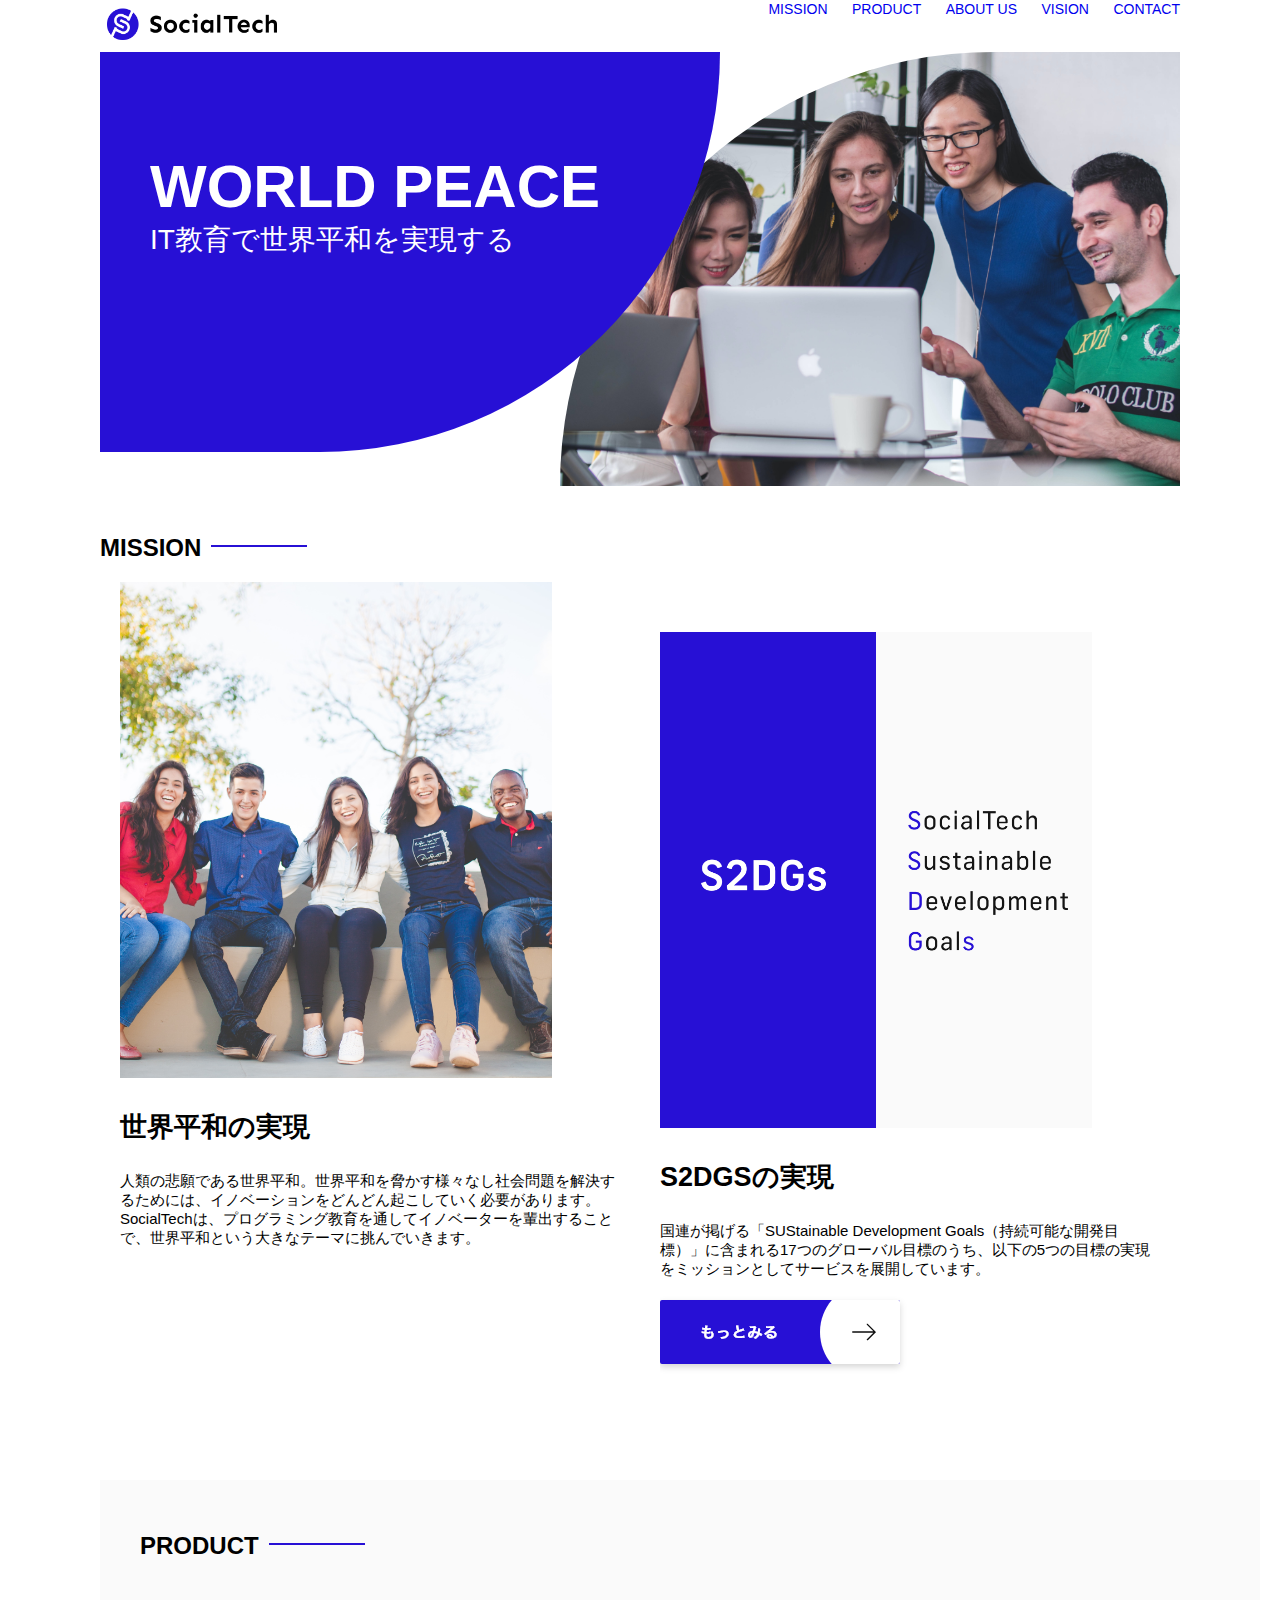
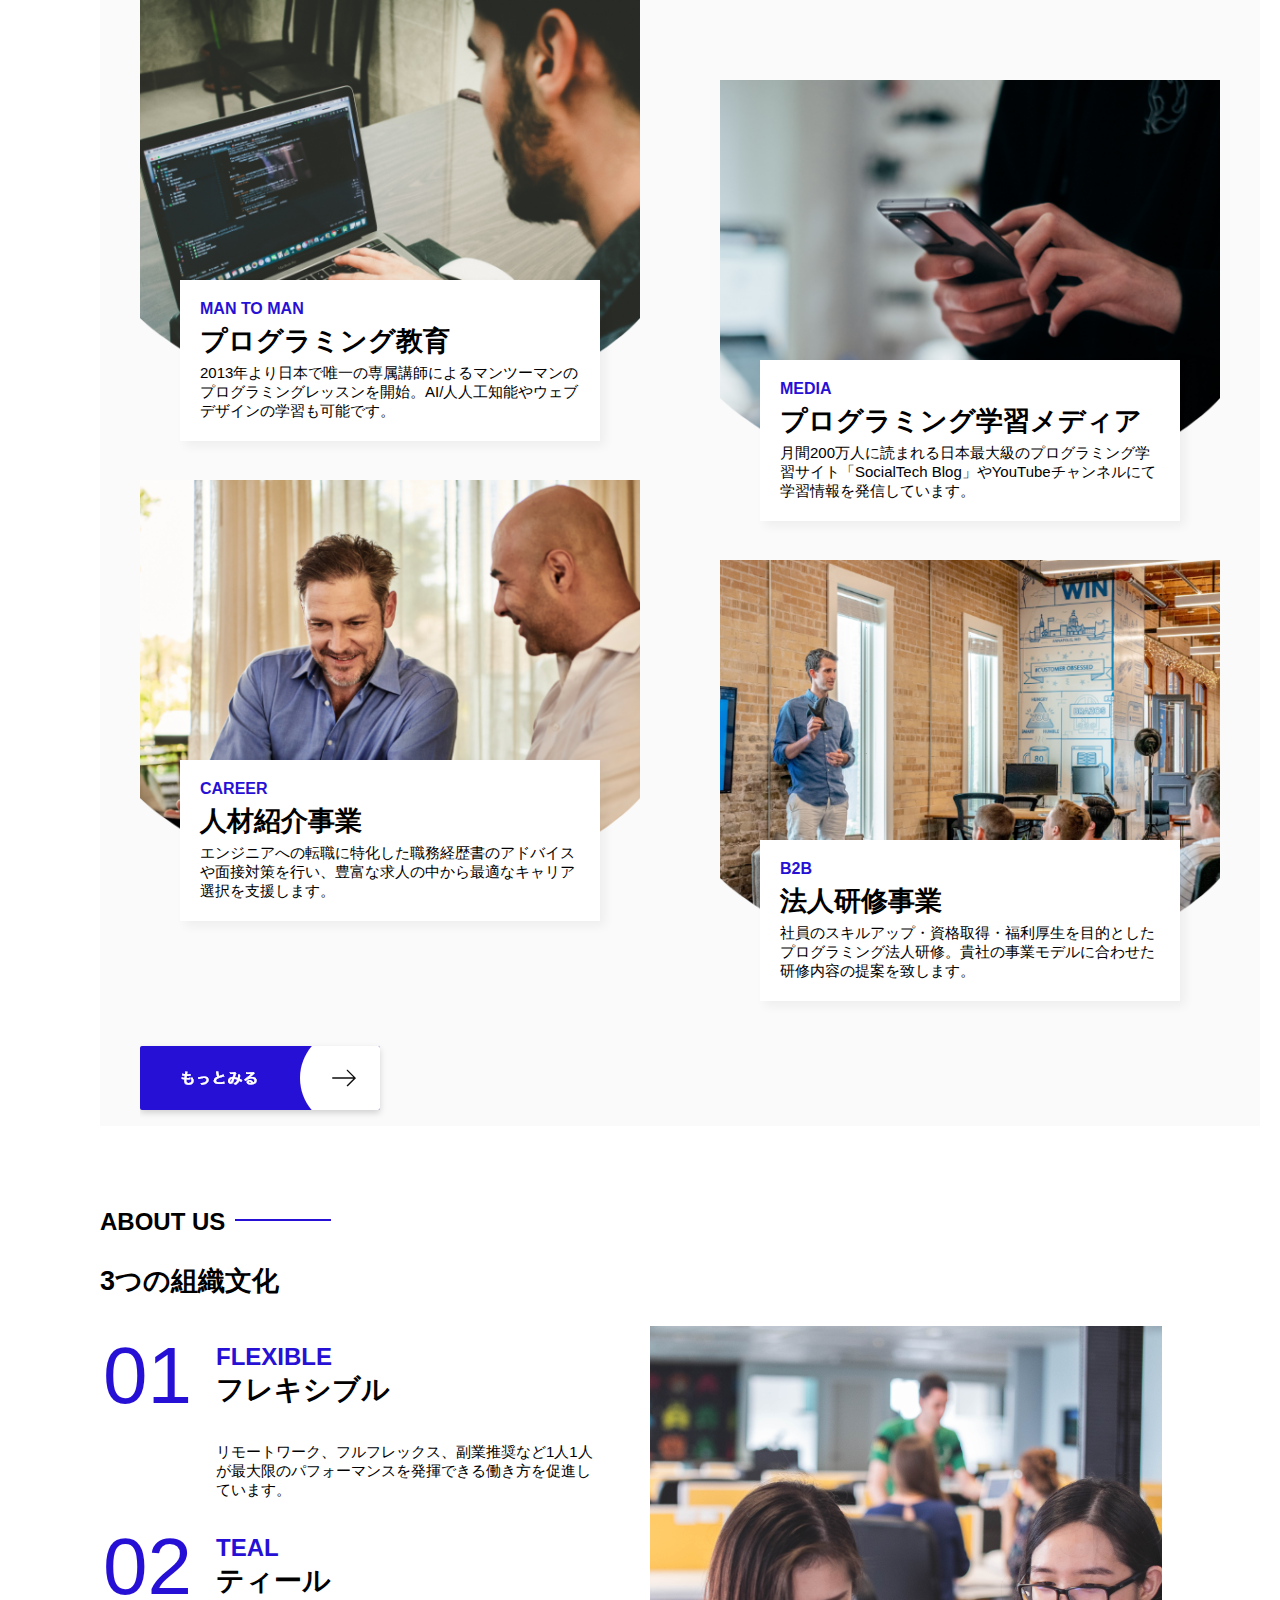
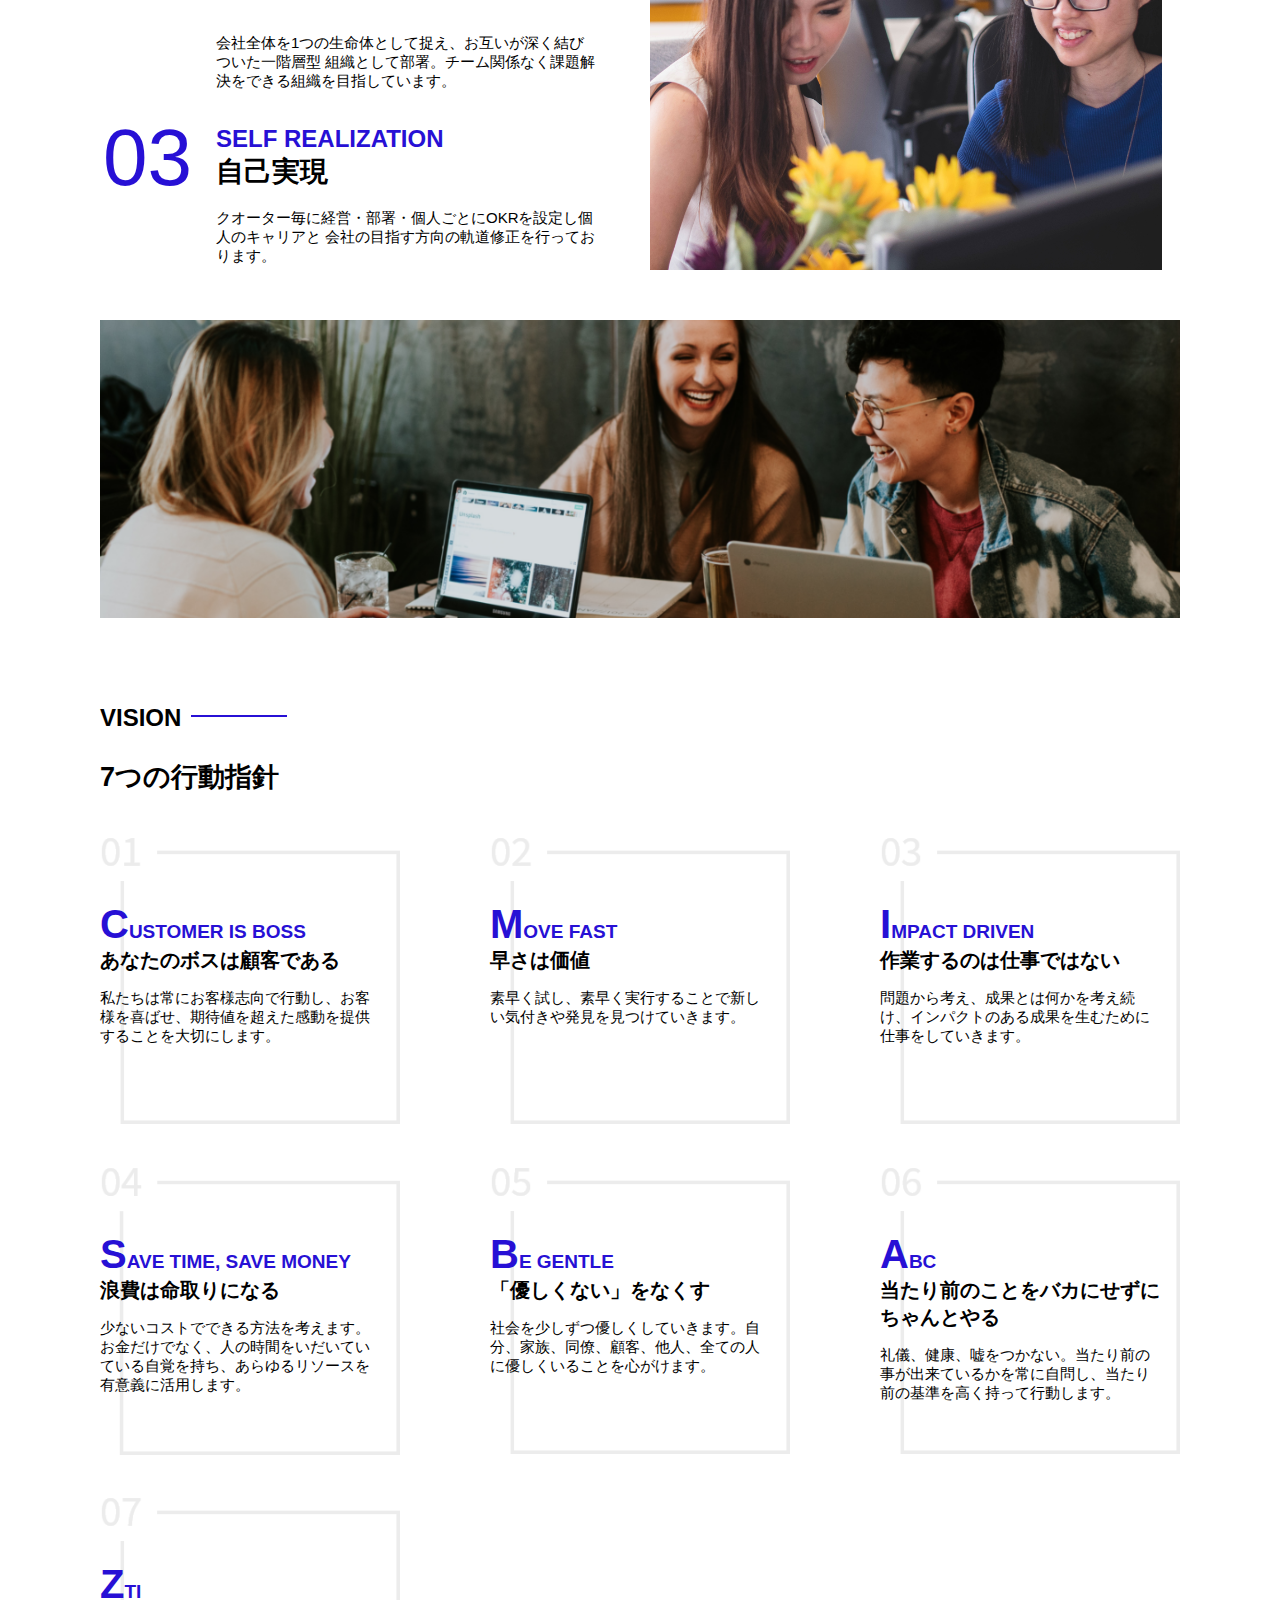
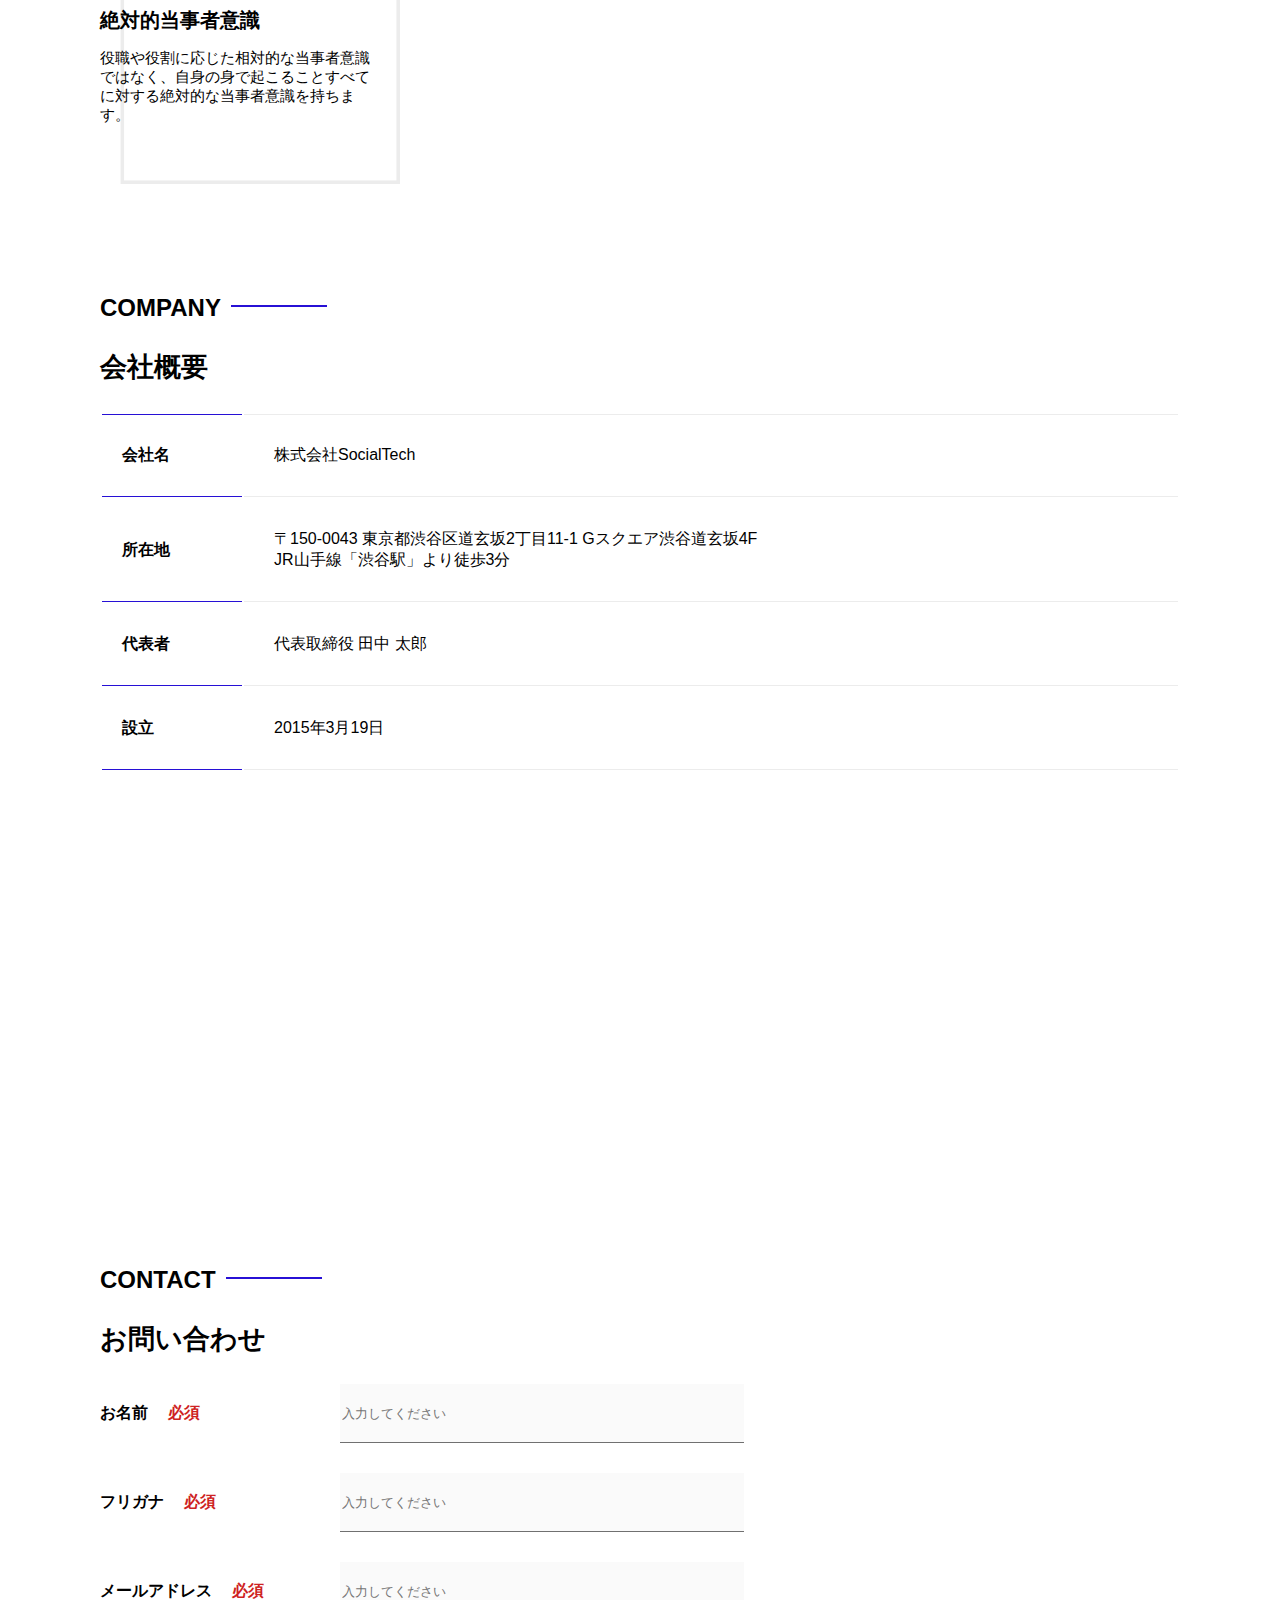
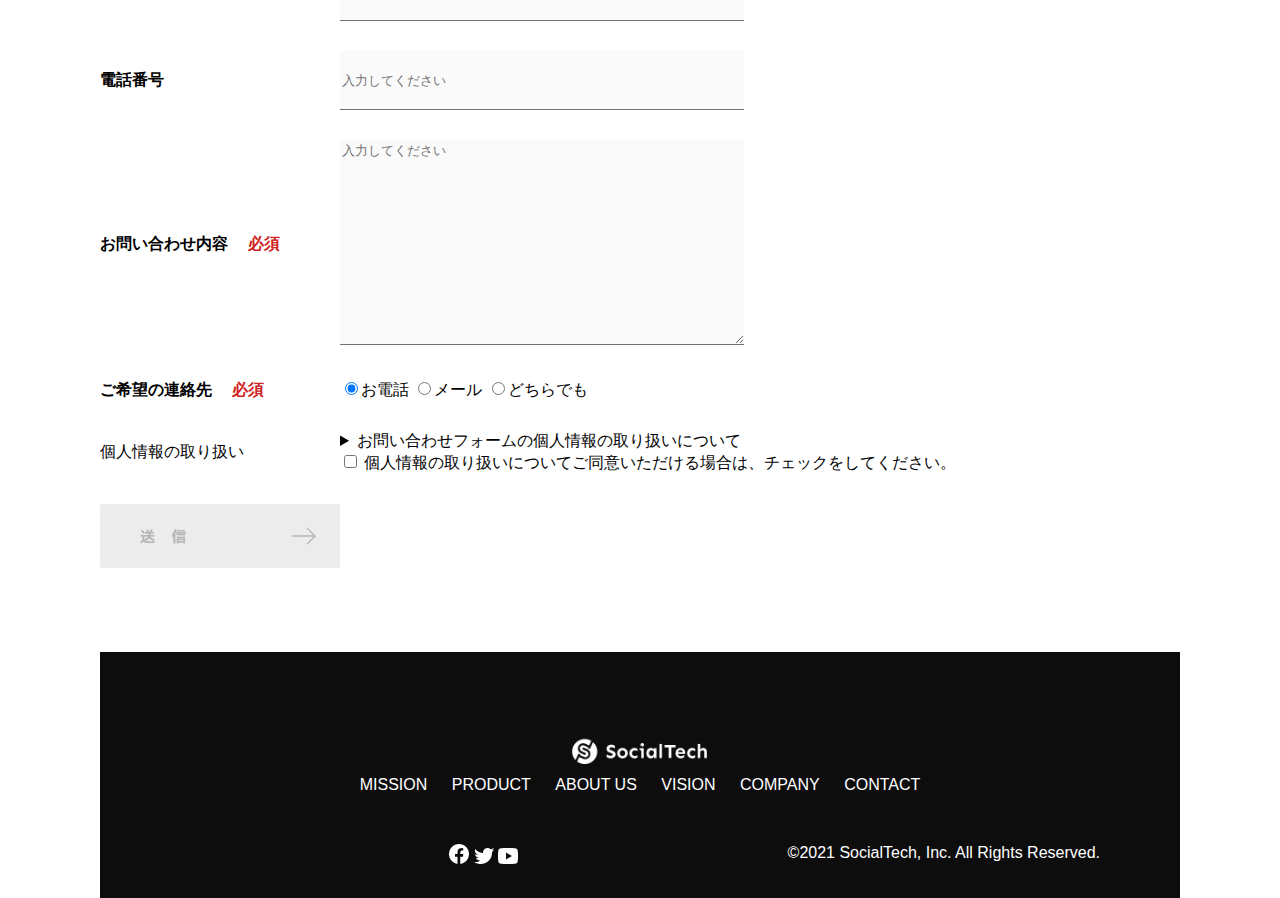
<file: index.html>
<!DOCTYPE html>
<html>
  <head>
    <title>SocialTech</title>
    <meta charset="utf-8">
    <meta name="description" content="SocialTechはEdTech業界のリーディングカンパニーを目指します。">
    <meta name="viewport" content="width=device-width,initial-scale=1.0">
    <link rel="stylesheet" href="style.css">
  </head>
  <body>
    <!--ヘッダー-->
    <header>
      <!--ロゴ-->
      <a href="index.html" id="logo"><img src="images/logo.png" alt="トップページに戻る"></a>

      <!--PC用ナビゲーション-->
      <nav id="nav-pc">
        <a href="mission.html">MISSION</a>
        <a href="product.html">PRODUCT</a>
        <a href="index.html#aboutus">ABOUT US</a>
        <a href="index.html#vision">VISION</a>
        <a href="index.html#contact">CONTACT</a>
      </nav>
      <!--スマホ用メニューボタン-->
      <img id="menu-sp" src="images/button-menu.png" alt="ナビゲーションを開く" onclick="document.getElementById('nav-sp').style.display = 'block'">

      <!--スマホ用ナビゲーション-->
      <nav id="nav-sp">
        <img id="close" src="images/button-close.png" alt="ナビゲーションを閉じる" onclick="document.getElementById('nav-sp').style.display = 'none'">
        <a id="logo-sp" href="index.html" onclick="document.getElementById('nav-sp').style.display = 'none'"><img
            src="images/logo-sp.png" alt="トップページに戻る"></a>
        <a class="menu" href="mission.html" onclick="document.getElementById('nav-sp').style.display = 'none'">MISSION</a>
        <a class="menu" href="product.html" onclick="document.getElementById('nav-sp').style.display = 'none'">PRODUCT</a>
        <a class="menu" href="index.html#aboutus" onclick="document.getElementById('nav-sp').style.display = 'none'">ABOUT
          US</a>
        <a class="menu" href="index.html#vision"
          onclick="document.getElementById('nav-sp').style.display = 'none'">VISION</a>
        <a class="menu" href="index.html#conmpany"
          onclick="documnt.getElementById('nav-sp').style.display = 'none'">COMPANY</a>
        <a class="menu" href="index.html#contact"
          onclick="document.getElementById('nav-sp').style.display ='none'">CONTACT</a>
        <div id="sns">
          <a href="https://www.facebook.com/sejuku2013"><img src="images/button-facebook.png" alt="Facebookのリンク"></a>
          <a href="https://www.twitter.com/samuraijuku"><img src="images/button-twitter.png" alt="Twitterのリンク"></a>
          <a href="https://www.youtube.com/channnel/UCCFOQO5aDK0xXam4cUQXT8g"><img src="images/button-youtube.png" alt="YouTubeのリンク"></a>
        </div>
      </nav>
    </header>
    <main>
      <article>
        <!--メインビジュアル-->
        <section id="main-visual">
          <div id="main-message">
            <h1>WORLD PEACE</h1>
            <p>IT教育で世界平和を実現する</p>
          </div>
          <img src="images/index/index-main.png" alt="PCの周りに集まる多国籍の仲間たち">
        </section>
        <!--ミッション-->
        <section id="mission">
          <h2 class="index-h2">MISSION</h2>
          <div id="mission-flex">
            <div>
              <img id="mission-phpto" src="images/index/index-mission.png" alt="屋外のベンチで写真を撮影する多国籍の仲間たち">
              <h3>世界平和の実現</h3>
              <p>
                人類の悲願である世界平和。世界平和を脅かす様々なし社会問題を解決するためには、イノベーションをどんどん起こしていく必要があります。SocialTechは、プログラミング教育を通してイノベーターを輩出することで、世界平和という大きなテーマに挑んでいきます。
              </p>
            </div>
            <div>
              <img id="s2dgs" src="images/index/s2dgs.png" alt="S2DGS">
              <h3>S2DGSの実現</h3>
              <p>国連が掲げる「SUStainable Development Goals（持続可能な開発目標）」に含まれる17つのグローバル目標のうち、以下の5つの目標の実現をミッションとしてサービスを展開しています。</p>
              <a href="mission.html">
                <img src="images/button-more.png" alt="もっとみる">
                </a>
            </div>
          </div>
        </section>
        <!--プロダクト-->
        <section id="product">
          <h2 class="index-h2">PRODUCT</h2>
          <div>
            <div id="product-left">
              <div>
                <img class="product-photo" src="images/index/index-mantoman.png" alt="PCでコードを書く男性">
                <div class="product-explain">
                  <span>MAN TO MAN</span>
                  <h3>プログラミング教育</h3>
                  <p>2013年より日本で唯一の専属講師によるマンツーマンのプログラミングレッスンを開始。AI/人人工知能やウェブデザインの学習も可能です。</p>
                </div>
              </div>
              <div>
                <img class="product-photo" src="images/index/index-career.png" alt="笑顔で話し合う2人の男性">
                <div class="product-explain">
                  <span>CAREER</span>
                  <h3>人材紹介事業</h3>
                  <p>エンジニアへの転職に特化した職務経歴書のアドバイスや面接対策を行い、豊富な求人の中から最適なキャリア選択を支援します。</p>
                </div>
              </div>
            </div>
            <div id="product-right">
              <div>
                <img class="product-photo" src="images/index/index-media.png" alt="スマートフォンを操作する人">
                <div class="product-explain">
                  <span>MEDIA</span>
                  <h3>プログラミング学習メディア</h3>
                  <p>月間200万人に読まれる日本最大級のプログラミング学習サイト「SocialTech Blog」やYouTubeチャンネルにて学習情報を発信しています。</p>
                </div>
              </div>
              <div>
                <img class="product-photo" src="images/index/index-b2b.png" alt="講演中の男性とそれを聴く人々">
                <div class="product-explain">
                  <span>B2B</span>
                  <h3>法人研修事業</h3>
                  <p>社員のスキルアップ・資格取得・福利厚生を目的としたプログラミング法人研修。貴社の事業モデルに合わせた研修内容の提案を致します。</p>
                </div>
              </div>
            </div>
          </div>
          <a id="product-more" href="product.html">
            <img src="images/button-more.png" alt="もっとみる">
          </a>
        </div>
        </section>

        <!--ABOUT　US-->
        <section id="aboutus">
          <h2 class="index-h2">ABOUT US</h2>
          <h3>3つの組織文化</h3>
          <div>
            <table class="culture-table">
              <tr>
                <td>
                <span class="culture-num">01</span>
                </td>
                <td>
                  <span class="culture-en">FLEXIBLE</span>
                  <span class="culture-jp">フレキシブル</span>
                </td>
              </tr>
              <tr>
                <td>
                  <!--空のセル-->
                </td>
                <td>
                  <p class="culture-descriotion">
                    リモートワーク、フルフレックス、副業推奨など1人1人が最大限のパフォーマンスを発揮できる働き方を促進しています。
                  </p>
                </td>
              </tr>
              <tr>
                <td>
                <span class="culture-num">02</span>
                </td>
                <td>
                  <span class="culture-en">TEAL</span>
                  <apan class="culture-jp">ティール</apan>
                </td>
              </tr>
              <tr>
                <td>
                  <!--空のセル-->
                </td>
                <td>
                  <p class="culture-descriotion">
                    会社全体を1つの生命体として捉え、お互いが深く結びついた一階層型
                    組織として部署。チーム関係なく課題解決をできる組織を目指しています。
                  </p>
                </td>
              </tr>
              <tr>
                <td>
                  <span class="culture-num">03</span>
                </td>
                <td>
                  <span class="culture-en">SELF REALIZATION</span>
                  <span class="culture-jp">自己実現</span>
                </td>
              </tr>
              <tr>
                <td>
                  <!--空のセル-->
                </td>
                <td>
                  <p class="culture-description">
                    クオーター毎に経営・部署・個人ごとにOKRを設定し個人のキャリアと
                    会社の目指す方向の軌道修正を行っております。
                  </p>
                </td>
              </tr>
            </table>
            <img class="culture-img" src="images/index/index-aboutus1.png" alt="笑顔で話し合う2人の女性">
          </div>
          <img class="culture-img2" src="images/index/index-aboutus2.png" alt="笑顔で話し合う3人の男女">
        </section>
        <!--VISION-->
        <section id="vision">
          <h2 class="index-h2">VISION</h2>
          <h3>7つの行動指針</h3>
          <div>
            <div class="vision-box">
              <img src="images/index/vision-01.png" alt="01">
              <span>
                <h4>CUSTOMER IS BOSS</h4>
                <h5>あなたのボスは顧客である</h5>
                <p>私たちは常にお客様志向で行動し、お客様を喜ばせ、期待値を超えた感動を提供することを大切にします。</p>
              </span>
            </div>
            <div class="vision-box">
              <img src="images/index/vision-02.png"alt="02">
              <span>
                <h4>MOVE FAST</h4>
                <h5>早さは価値</h5>
                <p>素早く試し、素早く実行することで新しい気付きや発見を見つけていきます。</p>
              </span>
            </div>
            <div class="vision-box">
              <img src="images/index/vision-03.png" alt="03">
              <span>
                <h4>IMPACT DRIVEN</h4>
                <h5>作業するのは仕事ではない</h5>
                <p>問題から考え、成果とは何かを考え続け、インパクトのある成果を生むために仕事をしていきます。</p>
              </span>
            </div>
            <div class="vision-box">
              <img src="images/index/vision-04.png" alt="04">
              <span>
                <h4>SAVE TIME, SAVE MONEY</h4>
                <h5>浪費は命取りになる</h5>
                <p>少ないコストでできる方法を考えます。お金だけでなく、人の時間をいだいていている自覚を持ち、あらゆるリソースを有意義に活用します。</p>
              </span>
            </div>
            <div class="vision-box">
              <img src="images/index/vision-05.png" alt="05">
              <span>
                <h4>BE GENTLE</h4>
                <h5>「優しくない」をなくす</h5>
                <p>社会を少しずつ優しくしていきます。自分、家族、同僚、顧客、他人、全ての人に優しくいることを心がけます。</p>
              </span>
            </div>
            <div class="vision-box">
              <img src="images/index/vision-06.png" alt="06">
              <span>
                <h4>ABC</h4>
                <h5>当たり前のことをバカにせずにちゃんとやる</h5>
                <p>礼儀、健康、嘘をつかない。当たり前の事が出来ているかを常に自問し、当たり前の基準を高く持って行動します。</p>
              </span>
            </div>
            <div class="vision-box">
              <img src="images/index/vision-07.png" alt="07">
              <span>
                <h4>ZTI</h4>
                <h5>絶対的当事者意識</h5>
                <p>役職や役割に応じた相対的な当事者意識ではなく、自身の身で起こることすべてに対する絶対的な当事者意識を持ちます。</p>
              </span>
            </div>
          </div>
        </section>
        <!--COMPANY-->
        <section id="company">
          <h2 class="index-h2">COMPANY</h2>
          <h3>会社概要</h3>
          <table id="company-table">
            <tr>
              <th class="tableheader-first">会社名</th>
              <td class="cell-first">株式会社SocialTech</td>
            </tr>
            <tr>
              <th class="tableheader">所在地</th>
              <td class="cell">〒150-0043 東京都渋谷区道玄坂2丁目11-1 Gスクエア渋谷道玄坂4F<br>JR山手線「渋谷駅」より徒歩3分</td>
            </tr>
            <tr>
              <th class="tableheader">代表者</th>
              <td class="cell">代表取締役 田中 太郎</td>
            </tr>
            <tr>
              <th class="tableheader">設立</th>
              <td class="cell">2015年3月19日</td>
            </tr>
          </table>
          <iframe
           src="https://www.google.com/maps/embed?pb=!1m18!1m12!1m3!1d4584.518580568963!2d139.6947041721972!3d35.658674056649716!2m3!1f0!2f0!3f0!3m2!1i1024!2i768!4f13.1!3m3!1m2!1s0x60188b55ffeee63f%3A0x73330361de4fb84f!2z44CSMTUwLTAwNDMg5p2x5Lqs6YO95riL6LC35Yy66YGT546E5Z2C77yS5LiB55uu77yR77yR4oiSMSBHIDRm!5e0!3m2!1sja!2sjp!4v1660233458994!5m2!1sja!2sjp" 
           style="border:0;" allowfullscreen="" loading="lazy">
          </iframe>
        </section>
        <!--お問い合わせフォーム-->
        <section id="contact">
          <h2 class="index-h2">CONTACT</h2>
          <h3>お問い合わせ</h3>
          <!--STATIC FROMSのフォームタグ-->
          <form action="https://api.staticforms.xyz/submit" method="post">
            <input type="text" name="honeypot" style="display:none">
            <!--STATIC FORMSのアクセスキー-->
            <input type="hidden" name="accessKey" value="22b73226-0f83-4718-9d5d-f8dfe8fa637e">
            <!--メールのタイトル-->
            <input type="hidden" name="subject" value="お問い合わせフォーム" />
            <!--送信先のメールアドレスをvalueに設定する-->
            <input type="hidden" name="replyTo" value="ikko.ogomori@outlook.jp">
            <!--redirectToの公開後のURLへリンクする-->
            <input type="hidden" name="redirectTo" value="">
            <div>
              <div class="contact-heading">
                <label class="contact-label">お名前<span class="contact-span">必須</span></label>
              </div>
              <div class="contact-form">
                <input type="text" name="name" placeholder="入力してください" class="contact-textbox">
              </div>
            </div>
            <div>
            <div class="contact-heading">
              <label class="contact-label">フリガナ<span class="contact-span">必須</span></label>
            </div>
            <div>
            <input type="text" name="hurigana" placeholder="入力してください" class="contact-textbox">
            </div>
            </div>
            <div>
              <div class="contact-heading">
                <label class="contact-label">メールアドレス<span class="contact-span">必須</span></label>
              </div>
              <div>
                <input type="text" name="email" placeholder="入力してください" class="contact-textbox">
              </div>
            </div>
            <div>
              <div class="contact-heading">
                <label class="contact-label">電話番号</label>
              </div>
              <div>
                <input type="text" name="tel" placeholder="入力してください" class="contact-textbox">
              </div>
            </div>
            <div>
              <div class="contact-heading">
                <label class="contact-label">お問い合わせ内容<span class="contact-span">必須</span></label>
              </div>
              <div>
                <textarea class="contact-textarea" placeholder="入力してください"name="message"></textarea>
              </div>
            </div>
            <div>
              <div class="contact-heading">
                <label class="contact-label">ご希望の連絡先<span class="contact-span">必須</span></label>
              </div>
              <div>
                <input class="radiobutton" type="radio" value="tel" name="contact" checked><label>お電話</label>
                <input class="radiobutton" type="radio" value="mail" name="contact"><label>メール</label>
                <input class="radiobutton" type="radio" value="both" name="contact"><label>どちらでも</label>
              </div>
            </div>
            <div>
              <div class="contact-heading">
                <label clas="contact-label">個人情報の取り扱い</label>
              </div>
            <div>
            <details>
              <summary>お問い合わせフォームの個人情報の取り扱いについて</summary>
              <div>
                <span>１.組織の名称又は氏名</span><br>
                株式会社SocialTech<br><br>
                <span>２.個人情報管理者（若しくはその代理人）の氏名又は職名、所属及び連絡先
                  鈴木　一郎　コーポレート部</span><br>
                  メールアドレス：support@socialtech.net<br>
                  TEL : 03-****-****<br>
                  <span>３.個人情報の利用目的</span><br>
                  ・本サービス及び本サービスに関連する情報の提供又はそれらに関する連絡のため<br>
                  ・ユーザーの本人確認のため<br>
                  ・当社サービスのご案内のため<br>
                  ・当社の商品等の広告または宣伝（電子メールによるものを含むものとします。）<br><br>
                  <span>４.個人情報の取り扱い業務の委託</span><br>
                  個人情報の取り扱い業務の全部または一部を外部に業務委託する場合があります。<br>
                  その際、弊社は、個人情報を適切に保護できる管理体制を敷き実行していることを条件として<br>
                  委託先を厳選したうえで、機密保持契約を委託先と締結し、お客様の個人情報を厳密に管理させます。<br><br>
                  <span>５.個人情報の開示等の請求</span><br>
                  お客様は、弊社に対してご自身の個人情報の開示等（利用目的の通知、開示、内容の訂正・追加・削除、利用の停止または消去、第三者への提供の停止）に関して、当社問合せ窓口に申し出ることができます。<br>
                  その際、弊社はお客様ご本人を確認させていただいたうえで、合理的な期間内に対応いたします。<br><br>
                  なお、個人情報に関する弊社問合せ先は、次の通りです。<br><br>
                  株式会社SocialTech 個人情報問合せ窓口<br>
                  〒150-0043 東京渋谷区道玄坂2丁目11-1 Gスクエア渋谷道玄坂 4F<br>
                  メールアドレス：support@socialtech.net TEL:03-****-****<br><br>
                  <span>６.個人情報を提供されることの任意性について</span><br><br>
                  お客様がご自身の個人情報を弊社に提供されるか否かは、お客様のご判断によりますが、もしご提供されない場合には、適切なサービスが提供できない場合がありますので予めご了承ください。            
              </div>
            </details>
            <input type="checkbox" name="agree">
          <span>個人情報の取り扱いについてご同意いただける場合は、チェックをしてください。</span>
          </div>
        </div>
        <input type="image" value="Submit" src="images/button-submit.png" alt="送信する">
          </form>
        </section>
      </article>
      <footer>
        <div class="footer-logo">
          <img src="images/logo-sp.png" alt="SocialTech">
        </div>
          <div id="footer-link">
            <a href="mission.html">MISSION</a>
            <a href="product.html">PRODUCT</a>
            <a href="index.html#aboutus">ABOUT US</a>
            <a href="index.html#vision">VISION</a>
            <a href="index.html#company">COMPANY</a>
            <a href="index.html#contact">CONTACT</a>
          </div>
          <div id="sns-footer">
            <a href="https:www.facebook.com/sejuku2013"><img src="images/button-facebook.png" alt="Facebookのリンク"></a>
            <a href="https:www.twitter.com/samuraijuku"><img src="images/button-twitter.png" alt="Twitterのリンク"></a>
            <a href="https:www.youtube.con/channel/UCCFOQO5aDK0xXam4cUQXT8g"><img src="images/button-youtube.png"alt="YouTubeのリンク"></a>
            <span id="copyright">&copy;2021 SocialTech, Inc. All Rights Reserved.</span>
          </div>
      </footer>
    </main>
  </body>
</html>
</file>
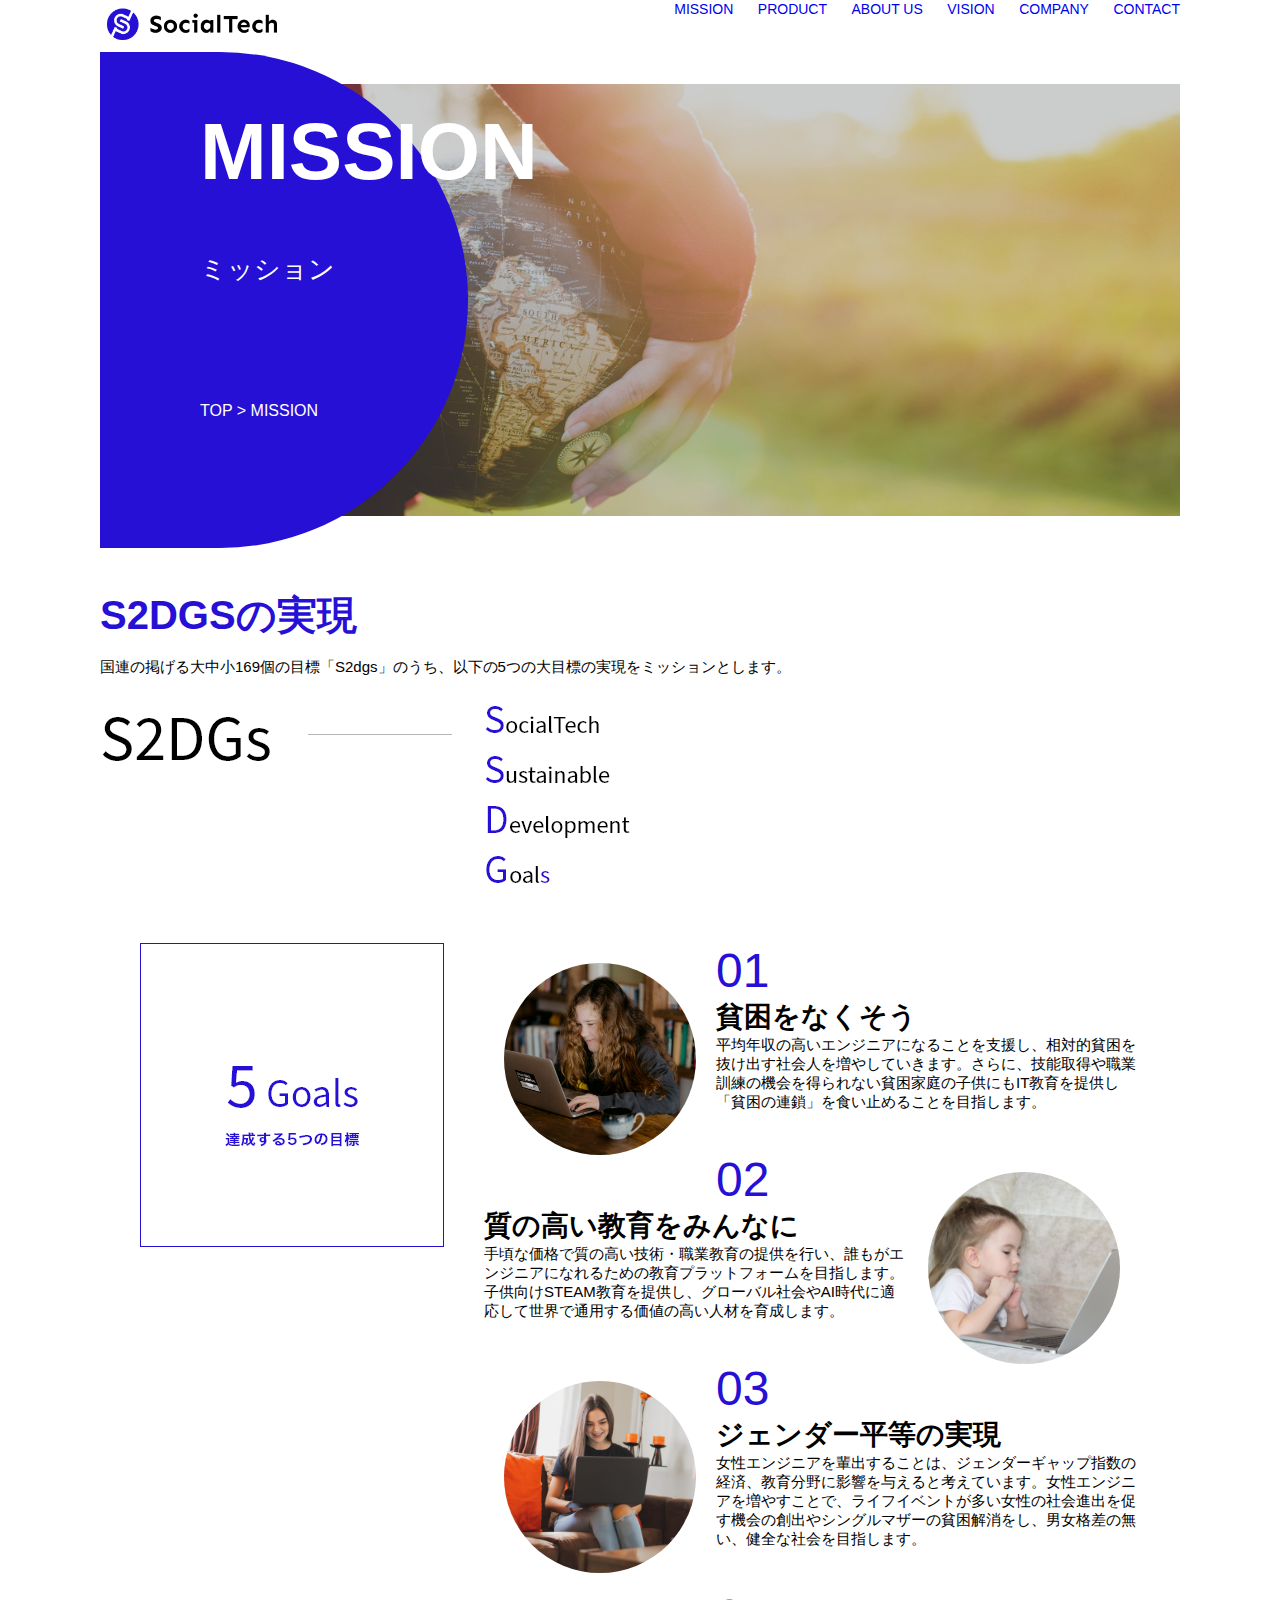
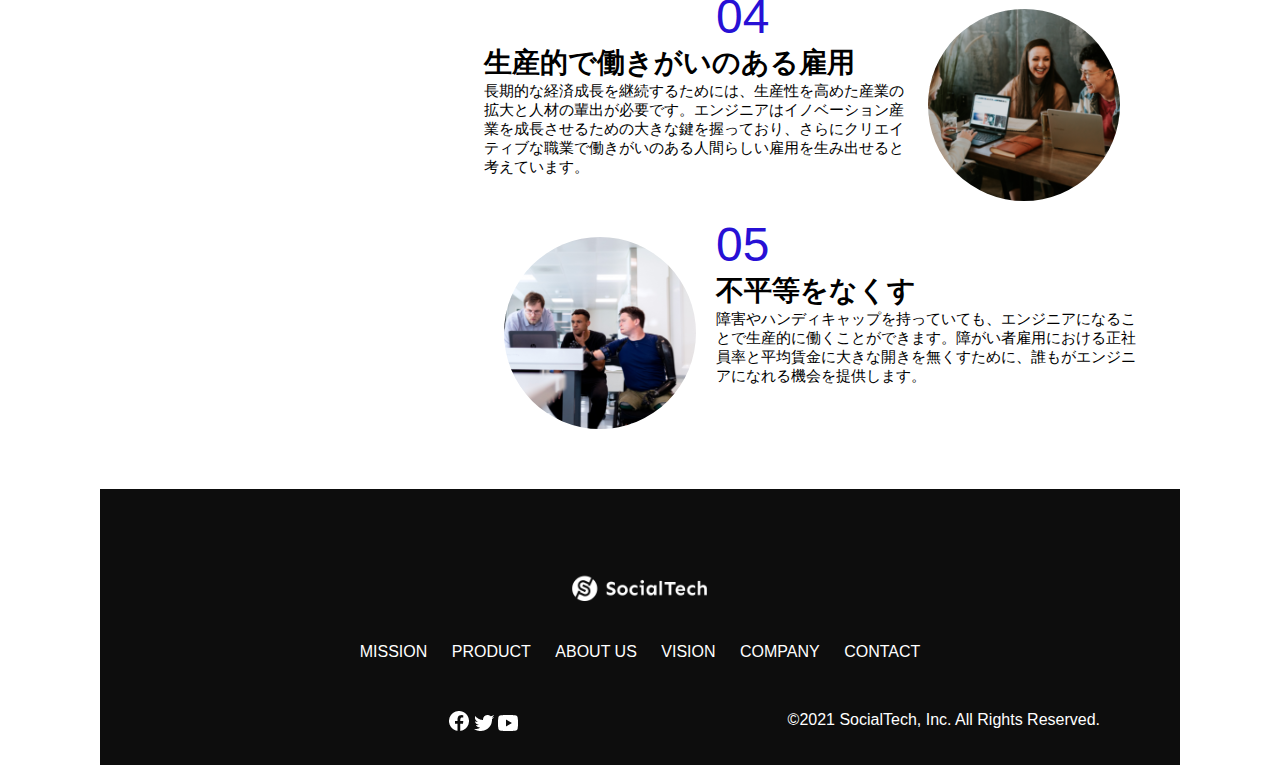
<file: mission.html>
<!DOCTYPE html>
<html>
  <head>
    <title>SocialTech - MISSION ミッション　-</title>
    <meta charset="utf-8">
    <meta name="description" content="SocialTechが目指す5つの目標（S2dgs）を紹介します。">
    <meta name="viewport" content="width=device-width,initial-scale=1.0">
    <link rel="stylesheet" href="style.css">
  </head>
  <body>
    <!--ヘッダー-->
    <header>
      <!--ロゴ-->
      <a href="index.html" id="logo"><img src="images/logo.png" alt="トップページに戻る"></a>

      <!--PC用ナビゲーション-->
      <nav id="nav-pc">
        <a href="mission.html">MISSION</a>
        <a href="product.html">PRODUCT</a>
        <a href="index.html#aboutus">ABOUT US</a>
        <a href="index.html#vision">VISION</a>
        <a href="index.html#company">COMPANY</a>
        <a href="index.html#contact">CONTACT</a>
      </nav>
      <!--スマホ用メニューボタン-->
      <img id="menu-sp" src="images/button-menu.png" alt="ナビゲーションを開く" onclick="document.getElementById('nav-sp').style.display = 'block'">

      <!--スマホ用ナビゲーション-->
      <nav id="nav-sp">
        <img id="close" src="images/button-close.png" alt="ナビゲーションを閉じる" onclick="document.getElementById('nav-sp').style.display = 'none'">
        <a id="logo-sp" href="index.html" onclick="document.getElementById('nav-sp').style.display = 'none'"><img
            src="images/logo-sp.png" alt="トップページに戻る"></a>
        <a class="menu" href="mission.html" onclick="document.getElementById('nav-sp').style.display = 'none'">MISSION</a>
        <a class="menu" href="product.html" onclick="document.getElementById('nav-sp').style.display = 'none'">PRODUCT</a>
        <a class="menu" href="index.html#aboutus" onclick="document.getElementById('nav-sp').style.display = 'none'">ABOUT
          US</a>
        <a class="menu" href="index.html#vision"
          onclick="document.getElementById('nav-sp').style.display = 'none'">VISION</a>
        <a class="menu" href="index.html#conmpany"
          onclick="documnt.getElementById('nav-sp').style.display = 'none'">COMPANY</a>
        <a class="menu" href="index.html#contact"
          onclick="document.getElementById('nav-sp').style.display ='none'">CONTACT</a>
        <div id="sns">
          <a href="https://www.facebook.com/sejuku2013"><img src="images/button-facebook.png" alt="Facebookのリンク"></a>
          <a href="https://www.twitter.com/samuraijuku"><img src="images/button-twitter.png" alt="Twitterのリンク"></a>
          <a href="https://www.youtube.com/channnel/UCCFOQO5aDK0xXam4cUQXT8g"><img src="images/button-youtube.png" alt="YouTubeのリンク"></a>
        </div>
      </nav>
    </header>
    <main>
      <article>
        <section id="mission-main">
          <div id="mission-title">
            <h1>MISSION</h1>
            <span>ミッション</span>
            <div>TOP > MISSION</div>
          </div>
        </section>
          <section id="mission-S2dgs">
            <h2 class="mission-h2">S2DGSの実現</h2>
            <p>国連の掲げる大中小169個の目標「S2dgs」のうち、以下の5つの大目標の実現をミッションとします。</p>
            <img src="images/mission/mission-s2dgs.png" alt="S2DGS">
          </section>
          <section id="mission-5goals">
            <div>
              <img id="s2dgs-image" src="images/mission/mission-5goals.png" alt="5Goals">
            </div>
            <div>
              <div>
                <img class="fivegoals-image-left" src="images/mission/mission-5goals01.png" alt="PCを操作する女の子">
                <span class="fivegoals-number">01</span>
                <h3 class="fivegoals-h3">貧困をなくそう</h3>
                <p class="fivegoals-p">
                  平均年収の高いエンジニアになることを支援し、相対的貧困を抜け出す社会人を増やしていきます。さらに、技能取得や職業訓練の機会を得られない貧困家庭の子供にもIT教育を提供し「貧困の連鎖」を食い止めることを目指します。
                </p>
              </div>
      
              <div>
                <img class="fivegoals-image-right" src="images/mission/mission-5goals02.png" alt="PCを見つめる小さい女の子">
                <span class="fivegoals-number">02</span>
                <h3 class="fivegoals-h3">質の高い教育をみんなに</h3>
                <p class="fivegoals-p">
                  手頃な価格で質の高い技術・職業教育の提供を行い、誰もがエンジニアになれるための教育プラットフォームを目指します。子供向けSTEAM教育を提供し、グローバル社会やAI時代に適応して世界で通用する価値の高い人材を育成します。
                </p>
              </div>
      
              <div>
                <img class="fivegoals-image-left" src="images/mission/mission-5goals03.png" alt="PCを操作する女性">
                <span class="fivegoals-number">03</span>
                <h3 class="fivegoals-h3">ジェンダー平等の実現</h3>
                <p class="fivegoals-p">
                  女性エンジニアを輩出することは、ジェンダーギャップ指数の経済、教育分野に影響を与えると考えています。女性エンジニアを増やすことで、ライフイベントが多い女性の社会進出を促す機会の創出やシングルマザーの貧困解消をし、男女格差の無い、健全な社会を目指します。
                </p>
              </div>
      
              <div>
                <img class="fivegoals-image-right" src="images/mission/mission-5goals04.png" alt="笑顔で話し合う3人の男女">
                <span class="fivegoals-number">04</span>
                <h3 class="fivegoals-h3">生産的で働きがいのある雇用</h3>
                <p class="fivegoals-p">
                  長期的な経済成長を継続するためには、生産性を高めた産業の拡大と人材の輩出が必要です。エンジニアはイノベーション産業を成長させるための大きな鍵を握っており、さらにクリエイティブな職業で働きがいのある人間らしい雇用を生み出せると考えています。
                </p>
              </div>
      
              <div>
                <img class="fivegoals-image-left" src="images/mission/mission-5goals05.png" alt="障害を持つ男性が生き生きと働く様子">
                <span class="fivegoals-number">05</span>
                <h3 class="fivegoals-h3">不平等をなくす</h3>
                <p class="fivegoals-p">
                  障害やハンディキャップを持っていても、エンジニアになることで生産的に働くことができます。障がい者雇用における正社員率と平均賃金に大きな開きを無くすために、誰もがエンジニアになれる機会を提供します。
                </p>
              </div>
            </div>
          </section>
      </article>
      <footer>
        <div id="footer-logo">
          <img src="images/logo-sp.png" alt="SocialTech">
        </div>
          <div id="footer-link">
            <a href="mission.html">MISSION</a>
            <a href="product.html">PRODUCT</a>
            <a href="index.html#aboutus">ABOUT US</a>
            <a href="index.html#vision">VISION</a>
            <a href="index.html#company">COMPANY</a>
            <a href="index.html#contact">CONTACT</a>
          </div>
          <div id="sns-footer">
            <a href="https:www.facebook.com/sejuku2013"><img src="images/button-facebook.png" alt="Facebookのリンク"></a>
            <a href="https:www.twitter.com/samuraijuku"><img src="images/button-twitter.png" alt="Twitterのリンク"></a>
            <a href="https:www.youtube.con/channel/UCCFOQO5aDK0xXam4cUQXT8g"><img src="images/button-youtube.png"alt="YouTubeのリンク"></a>
            <span id="copyright">&copy;2021 SocialTech, Inc. All Rights Reserved.</span>
          </div>
      </footer>
    </main>
  </body>

</html>
</file>
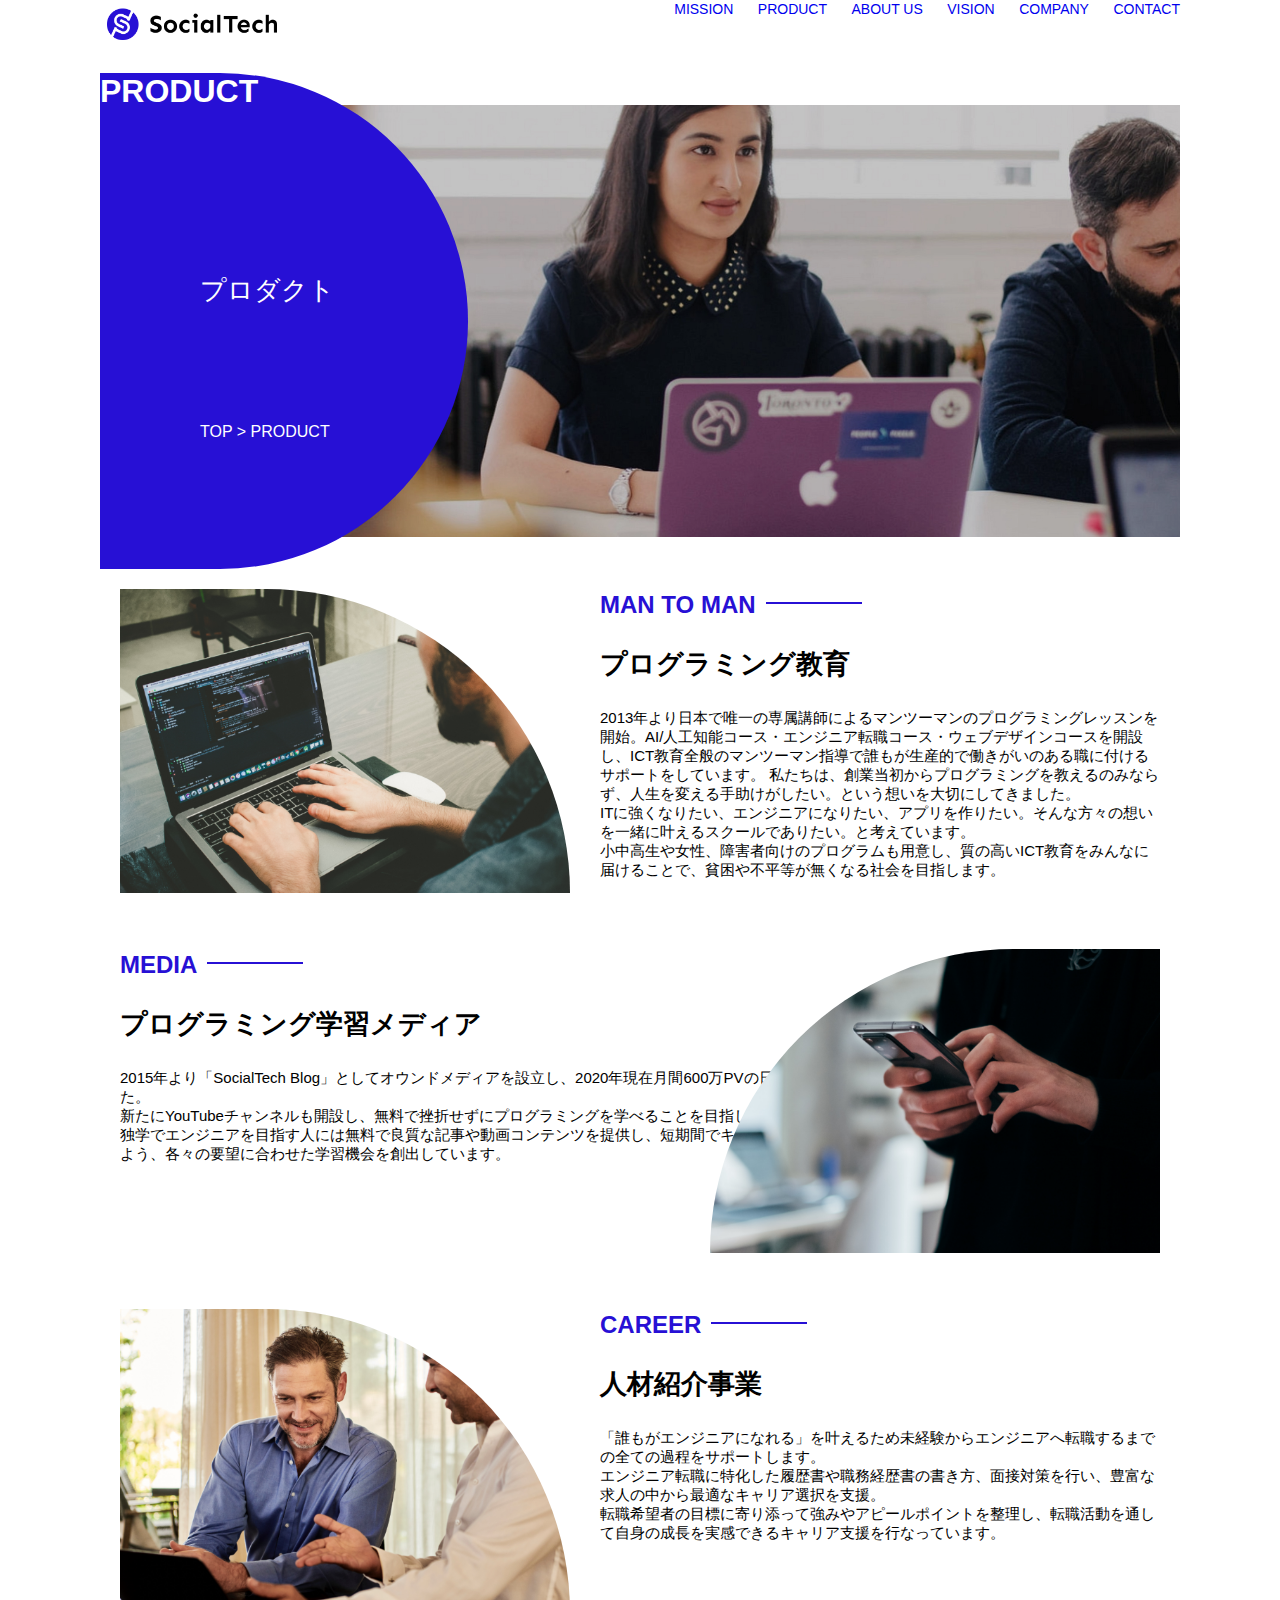
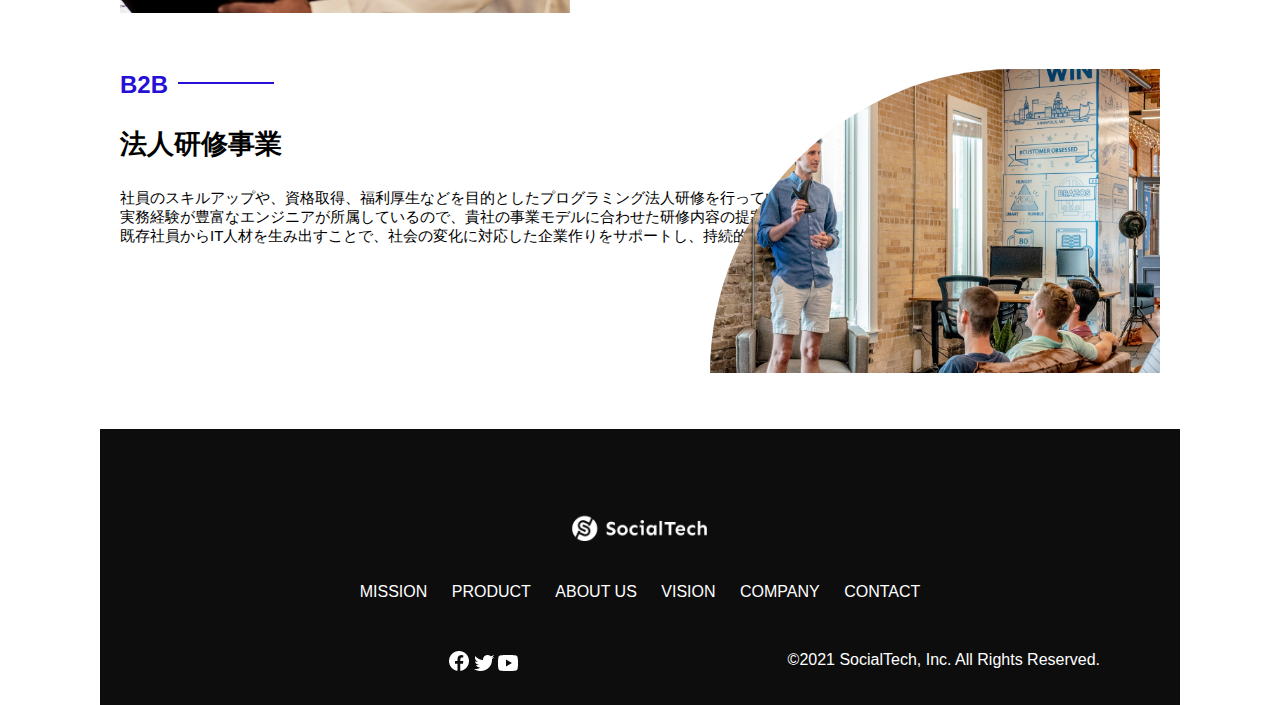
<file: product.html>
<!DOCTYPE html>
  <html>
  <head>
    <title>SocialTech PRODUCT プロダクト-</title>
    <meta charset="utf-8">
    <meta name="description" content="SocialTechの4つのプロダクトを紹介します">
    <meta name="viewport" content="width=device-width, initial-scale=1.0">
    <link rel="stylesheet" href="style.css">
  </head>
  
  <body>
    <!-- ヘッダー -->
    <header>
      <!-- ロゴ -->
      <a href="index.html" id="logo"><img src="images/logo.png" alt="トップページに戻る"></a>
  
      <!-- PC用ナビゲーション -->
      <nav id="nav-pc">
        <a href="mission.html">MISSION</a>
        <a href="product.html">PRODUCT</a>
        <a href="index.html#aboutus">ABOUT US</a>
        <a href="index.html#vision">VISION</a>
        <a href="index.html#company">COMPANY</a>
        <a href="index.html#contact">CONTACT</a>
      </nav>
  
      <!-- スマホ用メニューボタン -->
      <img id="menu-sp" src="images/button-menu.png" alt="ナビゲーションを開く" onclick="document.getElementById('nav-sp').style.display = 'block'">
  
      <!-- スマホ用ナビゲーション -->
      <nav id="nav-sp">
        <img id="close" src="images/button-close.png" alt="ナビゲーションを閉じる" onclick="document.getElementById('nav-sp').style.display = 'none'">
        <a id="logo-sp" href="index.html" onclick="document.getElementById('nav-sp').style.display = 'none'"><img
            src="images/logo-sp.png" alt="トップページに戻る"></a>
        <a class="menu" href="mission.html" onclick="document.getElementById('nav-sp').style.display = 'none'">MISSION</a>
        <a class="menu" href="product.html" onclick="document.getElementById('nav-sp').style.display = 'none'">PRODUCT</a>
        <a class="menu" href="index.html#aboutus" onclick="document.getElementById('nav-sp').style.display = 'none'">ABOUT
          US</a>
        <a class="menu" href="index.html#vision"
          onclick="document.getElementById('nav-sp').style.display = 'none'">VISION</a>
        <a class="menu" href="index.html#company"
          onclick="document.getElementById('nav-sp').style.display = 'none'">COMPANY</a>
        <a class="menu" href="index.html#contact"
          onclick="document.getElementById('nav-sp').style.display = 'none'">CONTACT</a>
        <div id="sns">
          <a href="https://www.facebook.com/sejuku2013"><img src="images/button-facebook.png" alt="Facebookのリンク"></a>
          <a href="https://twitter.com/samuraijuku"><img src="images/button-twitter.png" alt="Twitterのリンク"></a>
          <a href="https://www.youtube.com/channel/UCCFOQO5aDK0xXam4cUQXT8g"><img src="images/button-youtube.png" alt="YouTubeのリンク"></a>
        </div>
      </nav>
    </header>
    <main>
      <article>
        <section id="product-main">
          <div id="product-title">
            <h1>PRODUCT</h1>
            <span>プロダクト</span>
            <div>TOP > PRODUCT</div>
          </div>
        </section>
        <section class="product-section1">
          <img src="images/product/product-mantoman.png" alt="PCでコードを書く男性">
          <div>
            <h2 class="product-h2">MAN TO MAN</h2>
            <h3 class="product-h3">プログラミング教育</h3>
            <p>
              2013年より日本で唯一の専属講師によるマンツーマンのプログラミングレッスンを開始。AI/人工知能コース・エンジニア転職コース・ウェブデザインコースを開設し、ICT教育全般のマンツーマン指導で誰もが生産的で働きがいのある職に付けるサポートをしています。
              私たちは、創業当初からプログラミングを教えるのみならず、人生を変える手助けがしたい。という想いを大切にしてきました。<br>ITに強くなりたい、エンジニアになりたい、アプリを作りたい。そんな方々の想いを一緒に叶えるスクールでありたい。と考えています。<br>小中高生や女性、障害者向けのプログラムも用意し、質の高いICT教育をみんなに届けることで、貧困や不平等が無くなる社会を目指します。
            </p>
          </div>
        </section>
        <section class="product-section2">
          <div>
            <h2 class="product-h2">MEDIA</h2>
            <h3 class="product-h3">プログラミング学習メディア</h3>
            <p>2015年より「SocialTech
              Blog」としてオウンドメディアを設立し、2020年現在月間600万PVの日本最大級のプログラミング学習サイトへと成長しました。<br>新たにYouTubeチャンネルも開設し、無料で挫折せずにプログラミングを学べることを目指して、各チャネルで学習情報をやさしく発信。<br>独学でエンジニアを目指す人には無料で良質な記事や動画コンテンツを提供し、短期間でキャリアチェンジしたい人はマンツーマンレッスンを選択できるよう、各々の要望に合わせた学習機会を創出しています。
            </p>
          </div>
          <img src="images/product/product-media.png" alt="スマートフォンを操作する人">
        </section>
        <section class="product-section1">
          <img src="images/product/product-career.png" alt="笑顔で話し合う2人の男性">
          <div>
            <h2 class="product-h2">CAREER</h2>
            <h3 class="product-h3">人材紹介事業</h3>
            <p>
              「誰もがエンジニアになれる」を叶えるため未経験からエンジニアへ転職するまでの全ての過程をサポートします。<br>エンジニア転職に特化した履歴書や職務経歴書の書き方、面接対策を行い、豊富な求人の中から最適なキャリア選択を支援。<br>転職希望者の目標に寄り添って強みやアピールポイントを整理し、転職活動を通して自身の成長を実感できるキャリア支援を行なっています。<br>
            </p>
          </div>
        </section>
        <section class="product-section2">
          <div>
            <h2 class="product-h2">B2B</h2>
            <h3 class="product-h3">法人研修事業</h3>
            <p>
              社員のスキルアップや、資格取得、福利厚生などを目的としたプログラミング法人研修を行っています。<br>実務経験が豊富なエンジニアが所属しているので、貴社の事業モデルに合わせた研修内容の提案が可能です。<br>既存社員からIT人材を生み出すことで、社会の変化に対応した企業作りをサポートし、持続的な経済成長を生み出します。
            </p>
          </div>
          <img src="images/product/product-b2b.png" alt="講演中の男性とそれを聴く人々">
        </section>
      </article>
      <footer>
        <div id="footer-logo">
          <img src="images/logo-sp.png" alt="SocialTech">
        </div>
        <div id="footer-link">
          <a href="mission.html">MISSION</a>
          <a href="product.html">PRODUCT</a>
          <a href="index.html#aboutus">ABOUT US</a>
          <a href="index.html#vision">VISION</a>
          <a href="index.html#company">COMPANY</a>
          <a href="index.html#contact">CONTACT</a>
        </div>
        <div id="sns-footer">
          <a href="https://www.facebook.com/sejuku2013"><img src="images/button-facebook.png" alt="Facebookのリンク"></a>
          <a href="https://twitter.com/samuraijuku"><img src="images/button-twitter.png" alt="Twitterのリンク"></a>
          <a href="https://www.youtube.com/channel/UCCFOQO5aDK0xXam4cUQXT8g"><img src="images/button-youtube.png" alt="YouTubeのリンク"></a>
          <span id="copyright">&copy;2021 SocialTech, Inc. All Rights Reserved. </span>
        </div>
      </footer>
    </main>
  </body>
  
  </html>
</file>
<file: style.css>
/*PC、スマホ共通スタイル*/
body{
  font-family: "Sources Sans Pro", "Hiragino Kaku Gothic ProN", Meiryo, Arial, sans-serif;
}

p{
  font-size: 15px;
}

/*===========
PC用のスタイル
===========/*
/*横幅設定*/
@media screen and (min-width: 768px) {
body{
  max-width: 1080px;
  min-width: 960px;
  margin: 0 auto 0 auto;
}

/*ヘッダー*/
header{
  display: flex;
  justify-content: space-between;
}

/*ナビゲーションのレイアウト*/
#nav-pc > a{
  text-align: right;
  font-size: 14px;
  padding-top: 15px;
}

/*ナビゲーションのリンクの装飾設定*/
#nav-pc > a{
  text-decoration: none;
  margin-left: 20px;
}
#nav-pc > a:link{
  color: Z#0d0d0d;
}
#nav-pc > a:visited{
  color: #0d0d0d;
}
#nav-pc >a:hover{
  color: #0d0d0d;
  text-decoration: underline;
}
#nav-pc > a:active{
  color: #0d0d0d;
}

/*スマホ用ナビを非表示*/
#nav-sp,
#menu-sp {
  display: none;
}

/*メインビジュアル*/
#main-visual{
  position: relative;
  height: 400px;
}

#main-message{
  position: absolute;
  top: 0;
  left: 0;
  background-color: #2710d5;
  color: #ffffff;
  border-radius: 0 0 476px 0;
  max-width: 620px;
  height: 100%;
  width: 100%;
  z-index: 11;
}

#main-message > h1{
  font-size: 60px;
  font-weight: bold;
  margin: 100px 0 0 50px;
}

#main-message > p{
  font-size: 28px;
  margin: 0 0 0 50px;
}

#main-visual > img{
  max-width: 620px;
  border-radius: 476px 0 0 0;
  position: absolute;
  top: 0;
  right: 0;
  z-index: 10;
}

/*見出し*/
h2{
  margin: 40px 0 0 0;
}

h2::after {
  content: url("images/line.png");
  margin-left: 10px;
}

h3{
  font-size: 27px;
}

/*ミッション*/
#mission{
  margin: 80px auto 80px auto;
  width: 100%;
}

#mission-flex{
  width: 100%;
  display: flex;
}

#mission-flex > div{
  width: 50%;
  margin: 20px;
}

#mission-photo{
  width: 100%;
}

#s2dgs{
  margin-top: 50px;
}

/*プロダクト*/
#product {
  background-color: #fafafa;
  width: 100%;
  margin: 80px 0 80px 0;
  padding: 10px 40px 0px 40px;
}

/*外枠*/
#product > div {
  margin-top: 40px;
  display: flex;
}

/*左のカラム*/
#product-left {
  width: 50%;
  margin-right: 20px;
}

/*右のカラム*/
#product-right {
  width: 50%;
  margin-left: 20px;
  margin-top: 80px; 
}

/*画像+説明の枠*/
#product-left > div {
  position: relative;
  height: 480px;
  margin-right: 20px;
}

#product-right > div {
  position: relative;
  height: 480px;
  margin-left: 20px;
}

/*画像*/
.product-photo {
  width: 100%;
}

/*説明文の枠*/
.product-explain {
  background-color: #ffffff;
  position: absolute;
  left: 0;
  top: 280px;
  margin: 0 40px 0 40px;
  padding: 20px;
  box-shadow: 5px 5px 10px rgba(0,0,0,0.05); 
}

/*説明文の英語*/
.product-explain > span {
  color: #2710d5;
  font-weight: bold;
  font-size: 16px;
  margin: 0; 
}
/*説明文の見出し*/
.product-explain > h3 {
  margin: 5px 0 5px 0;
}

/*説明文*/
.product-explain > p {
  margin: 0;
}

/*「もっとみる」ボタン*/
#product-more {
  margin: 0 auto -42px auto;
}

/* ABOUT US*/
#aboutus {
  margin: 80px auto 80px auto;
}

/*3つの組織文化と画像を入れる枠*/
#aboutus > div {
  display: flex;
}

/*画像*/
culture-img {
  width: 100%;
  align-self: flex-start;
}

.culture-img2 {
  margin-top: 50px;
  width: 100%;
}

/*3つの組織文化の表*/
.culture-table {
  max-width: 500px;
  margin-right: 50px;
}

/*番号*/
.culture-num {
  font-size: 80px;
  color: #2710d5;
  margin: 0 20px 0 0;
}

/*組織文化英語*/
.culture-en {
  color: #2710d5;
  font-weight: bold;
  font-size: 24px;
  display: block;
}

/*組織文化日本語*/
.culture-jp {
  font-size: 28px;
  font-weight: bold;
}

/*説明文*/
.culture-description {
  margin: 0;
}

/*ビジョン*/
#vision {
  margin: 80px auto 80px auto;
}

/*セクション内の外枠*/
#vision > div {
  width: 100%;
  display: flex;
  justify-content: space-between;
  flex-wrap: wrap;
}

/*7つの行動指針の枠*/
.vision-box {
  width: 300px;
  height: 300px;
  margin-bottom: 30px;
  position: relative;
}

.vision-box > img {
  width: 100%;
  height: auto;
  position: ausolute;
  top: 0;
  left: 0;
  z-index: 30;
}

.vision-box > span {
  position: absolute;
  top: 0;
  left: 0;
  z-index: 31;
  margin-right: 20px;
}

.vision-box > span > h4 {
  color: #2710d5;
  font-size: 19px;
  margin: 80px 0 0 0;
}

.vision-box > span > h4::first-letter {
  font-size: 40px;
}

.vision-box > span > h5 {
  font-size: 20px;
  margin: 0 0 0 0;
}

.vision-box > span > p {
  margin: 10px 0 0 0 0;
}

/*会社概要*/
#company {
  margin: 80px auto 80px auto;
}

  #company-table {
    width: 100%;
  }
 
  .tableheader {
    text-align: left;
    padding: 20px;
    border-bottom-color: #2710d5;
    border-bottom-width: 1px;
    border-bottom-style: solid;
    width: 100px;
  }
 
  .tableheader-first {
    text-align: left;
    padding: 20px;
    border-bottom-color: #2710d5;
    border-bottom-width: 1px;
    border-bottom-style: solid;
    border-top-color: #2710d5;
    border-top-width: 1px;
    border-top-style: solid;
    width: 100px;
  }
 
  .cell {
    padding: 30px;
    border-bottom-color: #ececec;
    border-bottom-width: 1px;
    border-bottom-style: solid;
  }
 
  .cell-first {
    padding: 30px;
    border-bottom-color: #ececec;
    border-bottom-width: 1px;
    border-bottom-style: solid;
    border-top-color: #ececec;
    border-top-width: 1px;
    border-top-style: solid;
  }

  #company > iframe {
    width: 100%;
    height: 368px;
    margin-top: 40px;
  }

  /*お問い合わせ*/
  #contact {
    margin: 80px auto 80px auto;
  }
  
  /* 外枠 */
  #contact > form > div {
    display: flex;
    flex-direction: row;
    flex-wrap: wrap;
    padding-bottom: 30px;
  }
  
  /* 左列の見出し */
  .contact-heading {
    width: 240px;
    align-self: center;
  }
  /* 見出しのラベル */
  .contact-label {
    font-weight: bold;
  }
  /* 必須 */
  .contact-span {
    color: #ce2222;
    margin: 0 0 0 20px;
    font-weight: bold;
  }
  
    /* テキストボックス */
    .contact-textbox {
      border-top: 0;
      border-left: 0;
      border-right: 0;
      border-bottom-width: 1px;
      border-bottom-color: #707070;
      border-bottom-style: solid;
      background-color: #fafafa;
      width: 400px;
      height: 56px;
    }
    /* お問い合わせ内容のテキストエリア */
    .contact-textarea {
      border-top: 0;
      border-left: 0;
      border-right: 0;
      border-bottom-width: 1px;
      border-bottom-color: #707070;
      border-bottom-style: solid;
      background-color: #fafafa;
      width: 400px;
      height: 200px;
    }

    /*個人情報の取り扱い*/
    details {
      width: 700px;
    }

    details > div {
      background-color: #fafafa;
      padding: 20px;
    }

    details > div > span {
      font-weight: bold;
    }

    /*フッター*/
    footer {
      background-color: #0d0d0d;
      text-align: center;
      padding: 80px 80px 30px 80px;
    }

    #footer-logo {
      margin-bottom: 30px;
    }

    #footer-link {
      margin-bottom: 50px;
    }

    #footer-link >a {
      text-decoration: none;
      margin: 10px;
    }

    #footer-link > a:link {
      color: #ffffff;
    }

    #footer-link > a:visited {
      color: #ffffff;
    }

    #footer-link > a:hover {
      color: #ffffff;
      text-decoration: underline;
    }

    #footer-link > a:active {
      color: #ffffff;
    }

    #sun-footer {
      text-align: left;
      width: 100%;
    }

    #suns-footer > a {
      margin-right: 30px;
    }
    #copyright {
      color: #ffffff;
      float: right;
    }

    /*missiuon.html用スタイル*/
    /*ミッションのメインビジュアル*/

    #mission-main {
      height: 496px;
      width: 100%;
      background-image: url("images/mission/mission-main.png");
      background-repeat: no-repeat;
      background-position-y: center;
    }
  
    #mission-title {
      background-color: #2710d5;
      width: 368px;
      color: #ffffff;
      height: 496px;
      border-radius: 0 248px 248px 0;
      position: relative;
    }
  
    #mission-title > h1 {
      position: absolute;
      top: 0;
      left: 100px;
      font-size: 80px;
    }
  
    #mission-title > span {
      position: absolute;
      top: 200px;
      left: 100px;
      font-size: 26px;
    }
  
    #mission-title > div {
      position: absolute;
      top: 350px;
      left: 100px;
      font-size: 16px;
    }

    #mission-s2dgs {
      width: 100%;
      margin: 20px;
    }
  
    .mission-h2 {
      color: #2710d5;
      font-size: 40px;
    }
  
    .mission-h2::after {
      content: none;
    }

    #mission-5goals {
      margin: 20px;
      display: flex;
    }
  
    #mission-5goals > div {
      flex-grow: 1;
      padding: 20px;
    }
  
    #mission-5goals > div > div {
      margin-bottom: 40px;
    }
  
    .fivegoals-image-right {
      float: right;
      margin: 20px;
    }
  
    .fivegoals-image-left {
      float: left;
      margin: 20px;
    }
  
    .fivegoals-number {
      color: #2710d5;
      font-size: 48px;
      margin: 0;
    }
  
    .fivegoals-h3 {
      font-size: 28px;
      font-weight: bold;
      margin: 0;
    }
  
    .fivegoals-p {
      margin: 0;
    }

    /*プロダクトページ*/
    #product-main {
      height: 496px;
      width: 100%;
      background-image: url("images/product/product-main.png");
      background-repeat: no-repeat;
      background-position-y: center;
    }

    #product-title {
      background-color: #2710d5;
      width: 368px;
      color: #ffffff;
      height: 496px;
      border-radius: 0 248px 248px 0;
      position: relative;
    }

    #prouct-title > h1 {
      position: absolute;
      top: 0;
      left: 100px;
      font-size: 80px;
    }

    #product-title > span {
      position: absolute;
      top: 200px;
      left: 100px;
      font-size: 26px;
    }

    #product-title > div {
      position: absolute;
      top: 350px;
      left: 100px;
      font-size: 16px;
    }

    /*セクション1*/
    .product-section1 {
      position: relative;
      margin: 20px;
      height: 340px;
    }

    .product-section1 > img {
      position: absolute;
      top: 0;
      left: 0;
      width: 450px;
      margin: 0 40px 30px 0;
      border-radius: 0 432px 0 0;
    }

    .product-section1 > div {
      position: absolute;
      top: 0;
      left: 480px;
    }

    /*セクション2*/
    .product-section2 {
      position: relative;
      margin: 20px;
      height: 340px;
    }

    .product-section2 > img {
      position: absolute;
      top: 0;
      right: 0;
      width: 450px;
      margin: 0 0 30px 40px;
      border-radius: 432px 0 0 0;
    }

    .product-section > div {
      width: 500px;
      position: absolute;
      top: 0;
      left: 0;
    }

    .product-h2 {
      color: #2710d5;
      font-size: 24px;
      margin: 0;
    }

    .prduct-h3 {
      font-size: 28px;
      margin: 0;
    }
  }

  /*===================
  スマートフォン用のスタイル
  =====================*/
  @media screen and (max-width: 767px){
    body {
      min-width: 375px;
      margin: 0;
    }

    /*PC用のナビゲーション非表示*/
    #nav-pc {
      display: none;
    }

    /*ハンバーガーメニュー*/
    #menu-sp {
      float: right;
      padding: 0;
    }

  /*スマホ用ナビゲーションの表示切替*/
  /*初期状態、レイアウトと非表示設定*/
  #nav-sp {
    background-color: #2710d5;
    position: absolute;
    left: 0;
    top: 0;
    height: 100%;
    width: 100%;
    display: none;
    z-index: 100;
  }

  /*xボタン*/
  #close {
    position: absolute;
    top: 20px;
    right: 20px;
  }

  /*ナビゲーションメニュー用ロゴ*/
  #logo-sp {
    margin: 80px 0 30px 20px;
  }

  /*ナビゲーションのリンクの装飾設定*/
  #nav-sp > a {
    display: block;
  }

  #nav-sp > a:link {
    color: #ffffff;
  }

  #nav-sp > a:visited {
    color: #ffffff;
  }

  #nav-sp > a:hover {
    color: #ffffff;
    text-decoration: underline;
  }
  
  #nav-sp > a:active {
    color: #ffffff;
  }

  #nav-sp > .menu {
    text-decoration: none;
    display: block;
    margin: 0 20px 0 20px;
    height: 44px;
    font-size: 16px;
    background-image: url("images/arrow.png");
    background-repeat: no-repeat;
    background-position: right top;
  }

  #sns {
    position: absolute;
    bottom: 20px;
    left: 20px;
  }

  #sns > a {
    margin-right: 30px;
  }

  /*メインビジュアル*/
  #main-visual {
    position: relative;
    height: 470px;
    width: 100%;
    overflow: hidden;
  }

  #main-visual > div {
    position: absolute;
    top: 0;
    left: 0;
    background-color: #2710d5;
    color: white;
    border-radius: 0 0 476px 0;
    text-align: center;
    height: 280px;
    width: 100%;
    z-index: 11;
  }

  #main-visual > div > h1 {
    font-size: 28px;
    margin: 90px 0 0 0;
  }

  #main-visual > div > p {
    margin: 0;
  }

  #main-visual > img {
    width: 100%;
    border-radius: 476px 0 0 0;
    z-index: 10;
    position: absolute;
    bottom: 0;
    right: 0;
  }

  /*見出し*/
  h2::after {
    content: url("images/line.png");
    margin-left: 10px;
  }

  h3 {
    font-size: 24px;
    margin: 10px 0 0 0;
  }

  /*ミッション*/
  #mission {
    margin: 20px;
  }

  #mission-photo {
    width: 100%;
  }

  #s2dgs {
    width: 100%;
  }

  /*プロダクト*/
  #product {
    background-color: #fafafa;
    padding-top: 10px;
  }

  #product h2 {
    margin-left: 20px;
  }

  /*外枠*/
  /*左右のカラム　スマホでは縦並び*/
  #product-left,
  #product-right {
    margin-right: 20px;
    margin-left: 20px;
  }

  /*画像+説明の枠*/
  #product-left > div,
  #product-right > div {
    position: relative;
    height: 540px;
  }

  /*説明文の枠*/
  .product-explain {
    background-color: #ffffff;
    position: absolute;
    left: 0;
    bottom: 50px;
    padding: 20px;
    box-shadow: 5px 5px 10px rgba(0, 0, 0, 0.05);
  }

  .product-explain > span {
    color: #2710d5;
    font-weight: bold;
    font-size: 16px;
    margin: 0px;
    }

  .product-explain > h3 {
    margin: 10px 0 10px 0;
    }

  /*画像*/
  .product-phpto {
    width: 100%;
  }

  #product-more > img {
    margin: 0 0 -42px 20px;
  }

  /*ABOUT US*/
  #aboutus {
    margin: 80px 20px 80px 20px;
  }

  #aboutus > div {
    display: flex;
    flex-direction: column;
  }

  .culture-table {
    width: 100%;
    padding-right: 20px;
    order: 2;
  }

  .culture-img {
    width: 100%;
    order:1;
  }

  .culture-img2 {
    width: 100%;
  }

  .culture-num {
    font-size: 80px;
    color: #2710d5;
  }

  .culture-en {
    color: #2710d5;
    font-weight: bold;
    font-size: 24px;
    display: block;
  }

  .culture-jp {
    display: block;
  }

  .culture-description {
    margin: 0;
  }

  /*ビジョン*/
  #vision {
    margin: 80px 20px 80px 20px;
  }

  .vision-box {
    width: 300px;
    height: 300px;
    margin-bottom: 30px;
    position: relative;
  }

  .vision-box > img {
    width: 100%;
    height: auto;
    position: absolute;
    top: 0;
    left: 0;
    z-index: 30;
  }

  .vision-box > span {
    position: absolute;
    top: 0;
    left: 0;
    z-index: 31;
    margin-right: 20px;
  }

  .vision-box > span > h4 {
    color: #2710d5;
    font-size: 19px;
    margin: 60px 0 0 0;
  }

  .vision-box >span > h5 {
    font-size: 20px;
    margin: 0 0 0 0;
  }

  .vision-box >span > p {
    margin: 10px 0 0 0;
  }

  /*会社概要*/
  #company {
    margin: 0 20px 0 20px;
  }

  #company > h3 {
    margin-bottom: 20px;
  }

  #company > table {
    width: 100%;
  }

  .tableheader-first {
    text-align: left;
    padding: 20px;
    border-bottom-color: #2710d5;
    border-bottom-width: 1px;
    border-bottom-style: solid;
    border-top-color : #2710d5;
    border-top-width: 1px;
    border-top-style: solid;
    width: 50px;
  }
  .tableheader {
    text-align: left;
    padding: 20px;
    border-bottom-color: #2710d5;
    border-bottom-width: 1px;
    border-bottom-style: solid;
    width: 50px;
  }

  .cell {
    padding: 20px;
    border-bottom-color: #ececec;
    border-bottom-width: 1px;
    border-bottom-style: solid;
  }

  .cell-first {
    padding: 20px;
    border-bottom-color: #ececec;
    border-bottom-width: 1px;
    border-bottom-style: solid;
    border-top-color: #ececec;
    border-top-width: 1px;
    border-top-style: solid;
  }

  #company >iframe {
    width: 100%;
    height: 240px;
    margin: 40px 0 0 0;
  }

  /*お問い合わせ*/
  #contact {
    margin: 80px 20px 80px 20px;
  }

  #contact > h3 {
    margin-bottom: 20px;
  }

  #contact > form > div {
    margin-bottom: 20px;
  }

  .contact-haeding {
    margin-bottom: 20px;
  }

  /*ラベル*/
  .contact-label {
    font-weight: bold;
  }

  /*必須*/
  .contact-textbox {
    height: 56px;
    border-top: 0;
    border-left: 0;
    border-right: 0;
    background-color: #fafafa;
    border-bottom-color: #707070;
    border-bottom-width: 1px;
    border-style: solid;
    min-width: 300px;
    width: 100%;
  }
  
  .contact-textarea {
    height: 150px;
    border-top: 0;
    border-left: 0;
    border-right: 0;
    background-color: #fafafa;
    width: 100%;
  }

  .radiobutton {
    margin-bottom: 20px;
  }

  .radiobutton + label::after {
    content: "\A";
    white-space: pre;
  }

  /*フッター*/
  footer {
    background-color: #0d0d0d;
    padding: 30px 20px 50px 20px;
  }

  #footer-logo {
    margin-bottom: 30px;
  }

  #footer-link {
    margin-bottom: 50px;
  }

  #footer-link > a {
    text-decoration: none;
    margin: 0 20px 30px 0;
    display: block;
    background-image: url(images/arrow.png);
    background-repeat: no-repeat;
    background-position: right top;
  }

  #footer-link > a:link {
    color: #ffffff;
  }

  #footer-link > a:visited {
    color: #ffffff;
  }

  #footer-link > a:hover {
    color: #ffffff;
    text-decoration: underline;
  }

  #footer-link > a:active {
    color: #ffffff;
  }

  #sns-footer {
    display: block;
    width: 100%;
  }

  #sns-footer > a {
    margin-right: 30px;
  }

  #copylight {
    font-size: 12px;
    display: block;
    margin-top: 30px;
    color: #ffffff;
  }

  /*mission.htmlスタイル*/
  /*ミッションのメインビジュアル*/
  #mission-main {
    height: 256px;
    width: 100%;
    background-image: url("images/mission/mission-main.png");
    background-repeat: no-repeat;
    background-position-y: center;
    background-size: auto 208px;
  }

  #mission-title {
    background-color: #2710d5;
    width: 136px;
    color: #ffffff;
    height: 256px;
    border-radius: 0 248px 248px 0;
    position: relative;
  }

  #mission-title > h1 {
    position: absolute;
    top: 0;
    left: 20px;
    font-size: 40px;
  }

  #mission-title > span {
    position: absolute;
    top: 110px;
    left: 20px;
    font-size: 18px;
  }

  #mission-title > div {
    position: absolute;
    top: 180px;
    left: 20px;
    font-size: 13px;
  }

  /*ミッションページ　S2DGSの設定*/
  #mission-s2dgs {
    margin: 20px;
  }

  .mission-h2 {
    color: #2710d5;
    font-size: 38px;
    margin: 0px;
  }

  .mission-h2::after {
    content: none;
  }

  #mission-s2dgs > img {
    width: 100%;
  }

  #mission-5goals {
    margin: 20px;
  }

  #mission-5goals > div > div {
    margin-bottom: 40px;
  }

  #s2dgs-image {
    width: 100%;
  }

  .fivegoals-image-right {
    margin: 20px auto 20px auto;
    display: block;
  }

  .fivegoals-image-left {
    margin: 20px auto 20px auto;
    display: block;
  }

  .fivegoals-number {
    color: #2710d5;
    font-size: 48px;
    margin: 0;
  }

  .fivegoals-h3 {
    font-size: 28px;
    margin: 0;
  }

  .fivegoals-p {
    margin: 0;
  }

  /*プロダクトページ*/
  #product-main {
    height: 256px;
    width: 100%;
    background-image: url("images/product/product-main.png");
    background-repeat: no-repeat;
    background-position-y: center;
    background-size: auto 208px;
  }
  #product-title {
    background-color: #2710d5;
    width: 136px;
    color: #ffffff;
    height: 256px;
    border-radius: 0 248px 248px 0;
    position: relative;
  }
  #product-title > h1 {
    position: absolute;
    top: 0;
    left: 20px;
    font-size: 40px;
  }
  #product-title > span {
    position: absolute;
    top: 110px;
    left: 20px;
    font-size: 18px;
  }
  #product-title > div {
    position: absolute;
    top: 180px;
    left: 20px;
    font-size: 13px;
  }

  .product-section1 {
    margin: 20px;
  }

  .product-section1 > img {
    width: 100%;
    border-radius: 0 300px 0 0;
  }
  
  .product-section2 {
    margin: 20px;
    display: flex;
    flex-direction: column;
  }

  .product-section2 > img {
    order: 1;
    width: 100%;
    border-radius: 300px 0 0 0;
  }

  .product-section2 > div {
    order: 2;
  }

  .product-h2 {
    color: #2710d5;
    font-size: 24px;
    margin: 0;
  }

  .product-h3 {
    font-size: 28px;
    margin: 0;
  }
}
</file>
